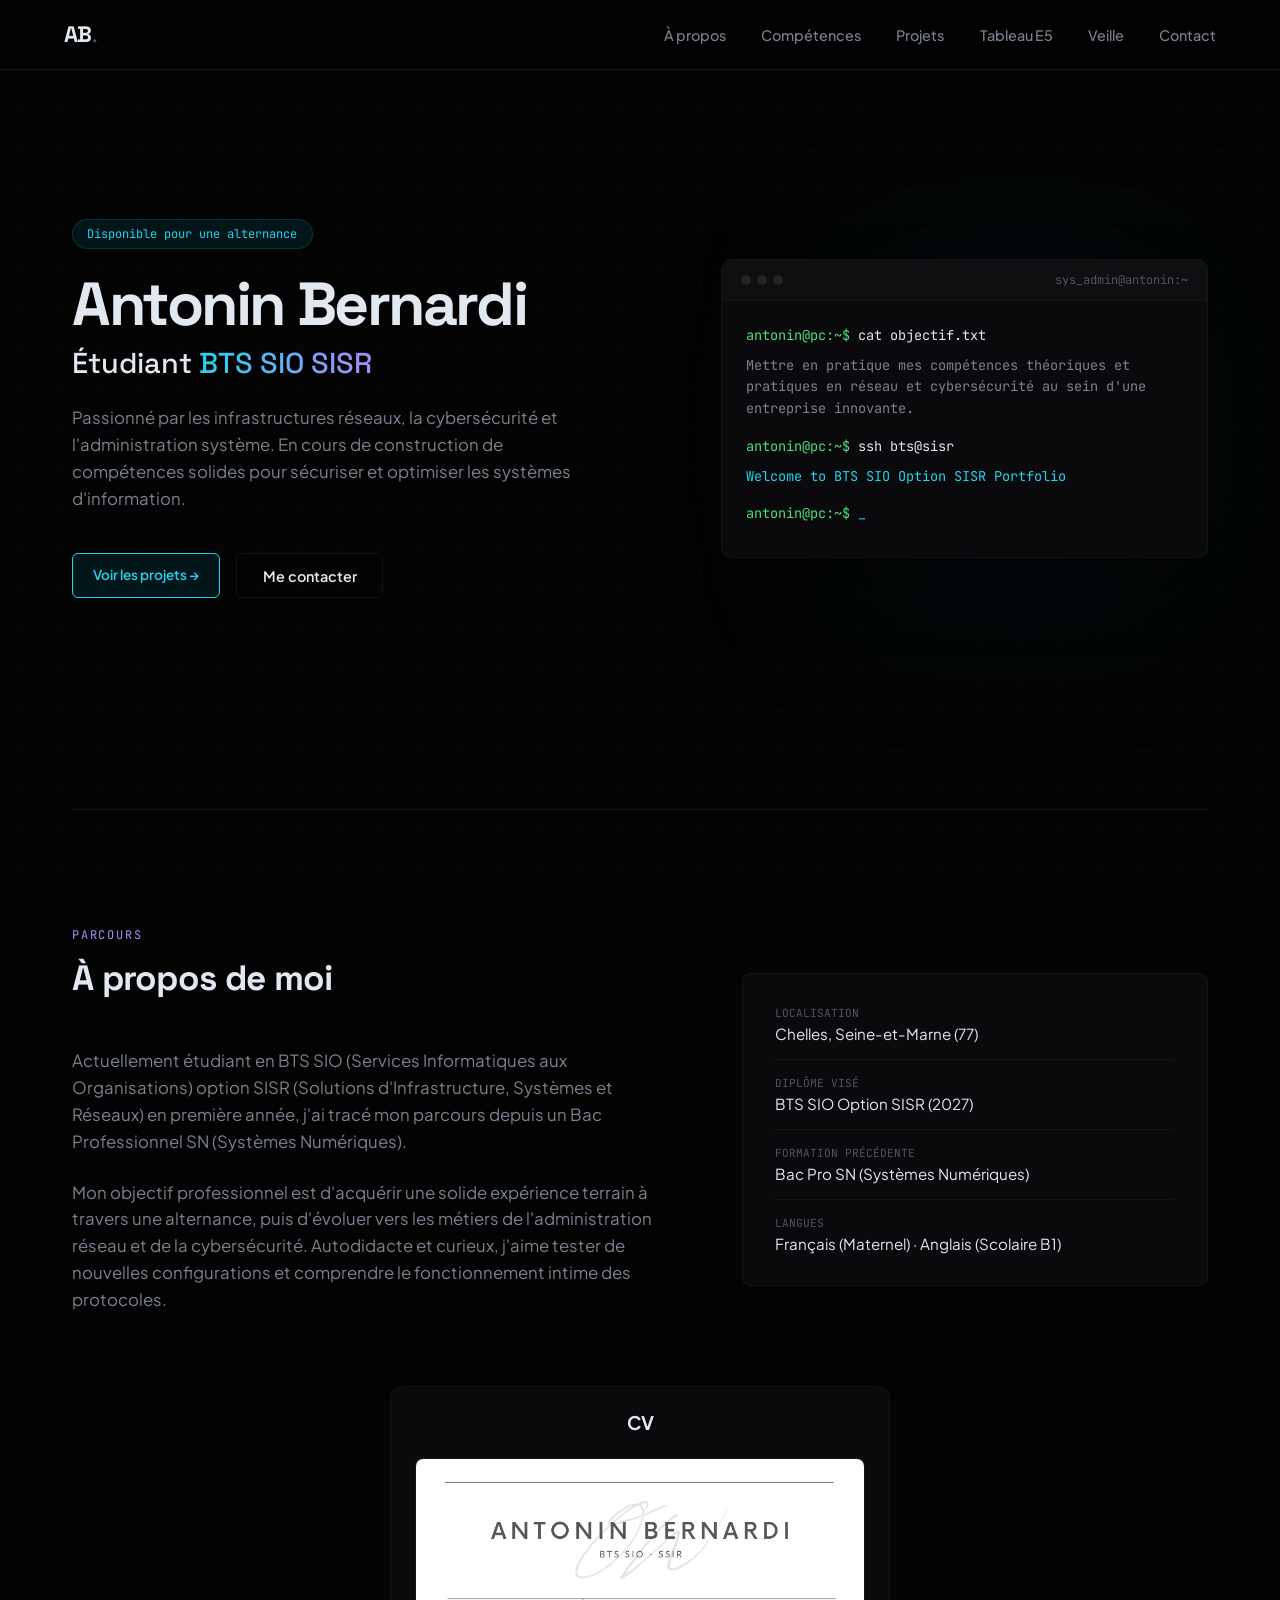
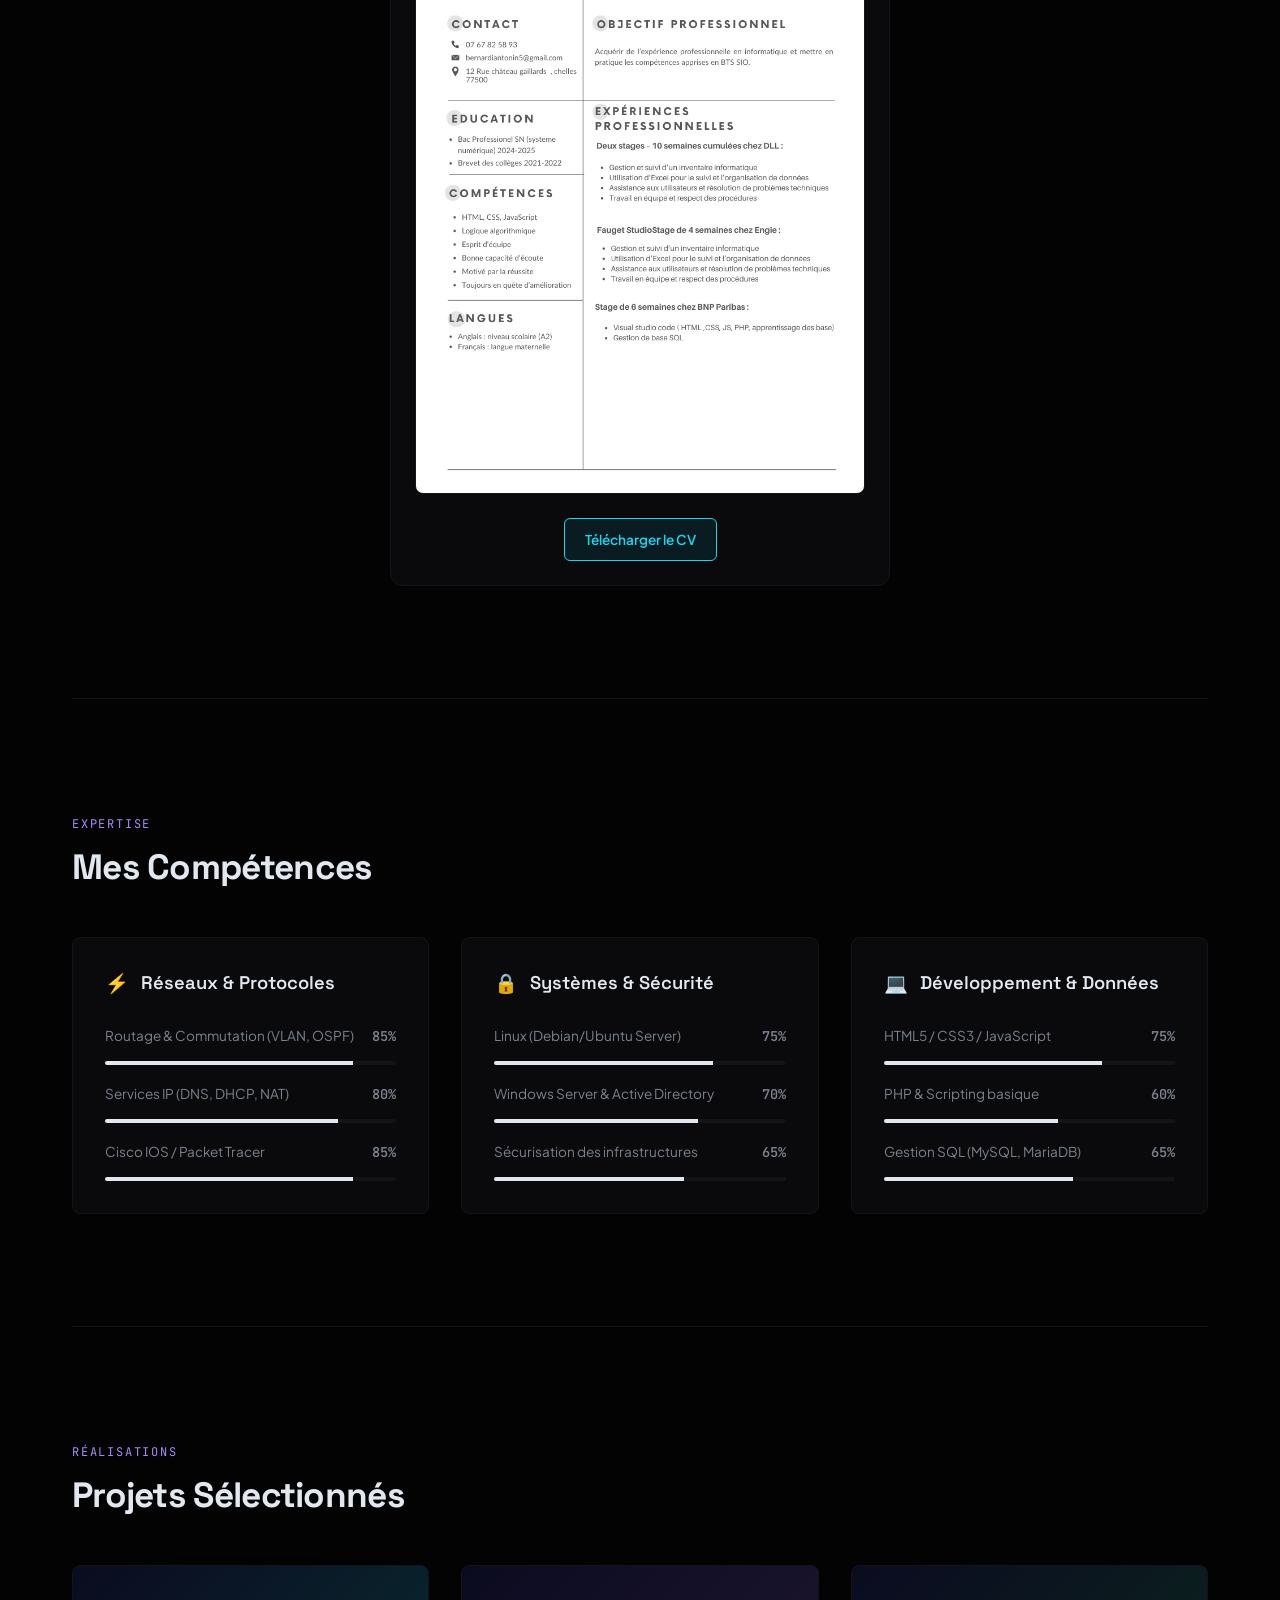
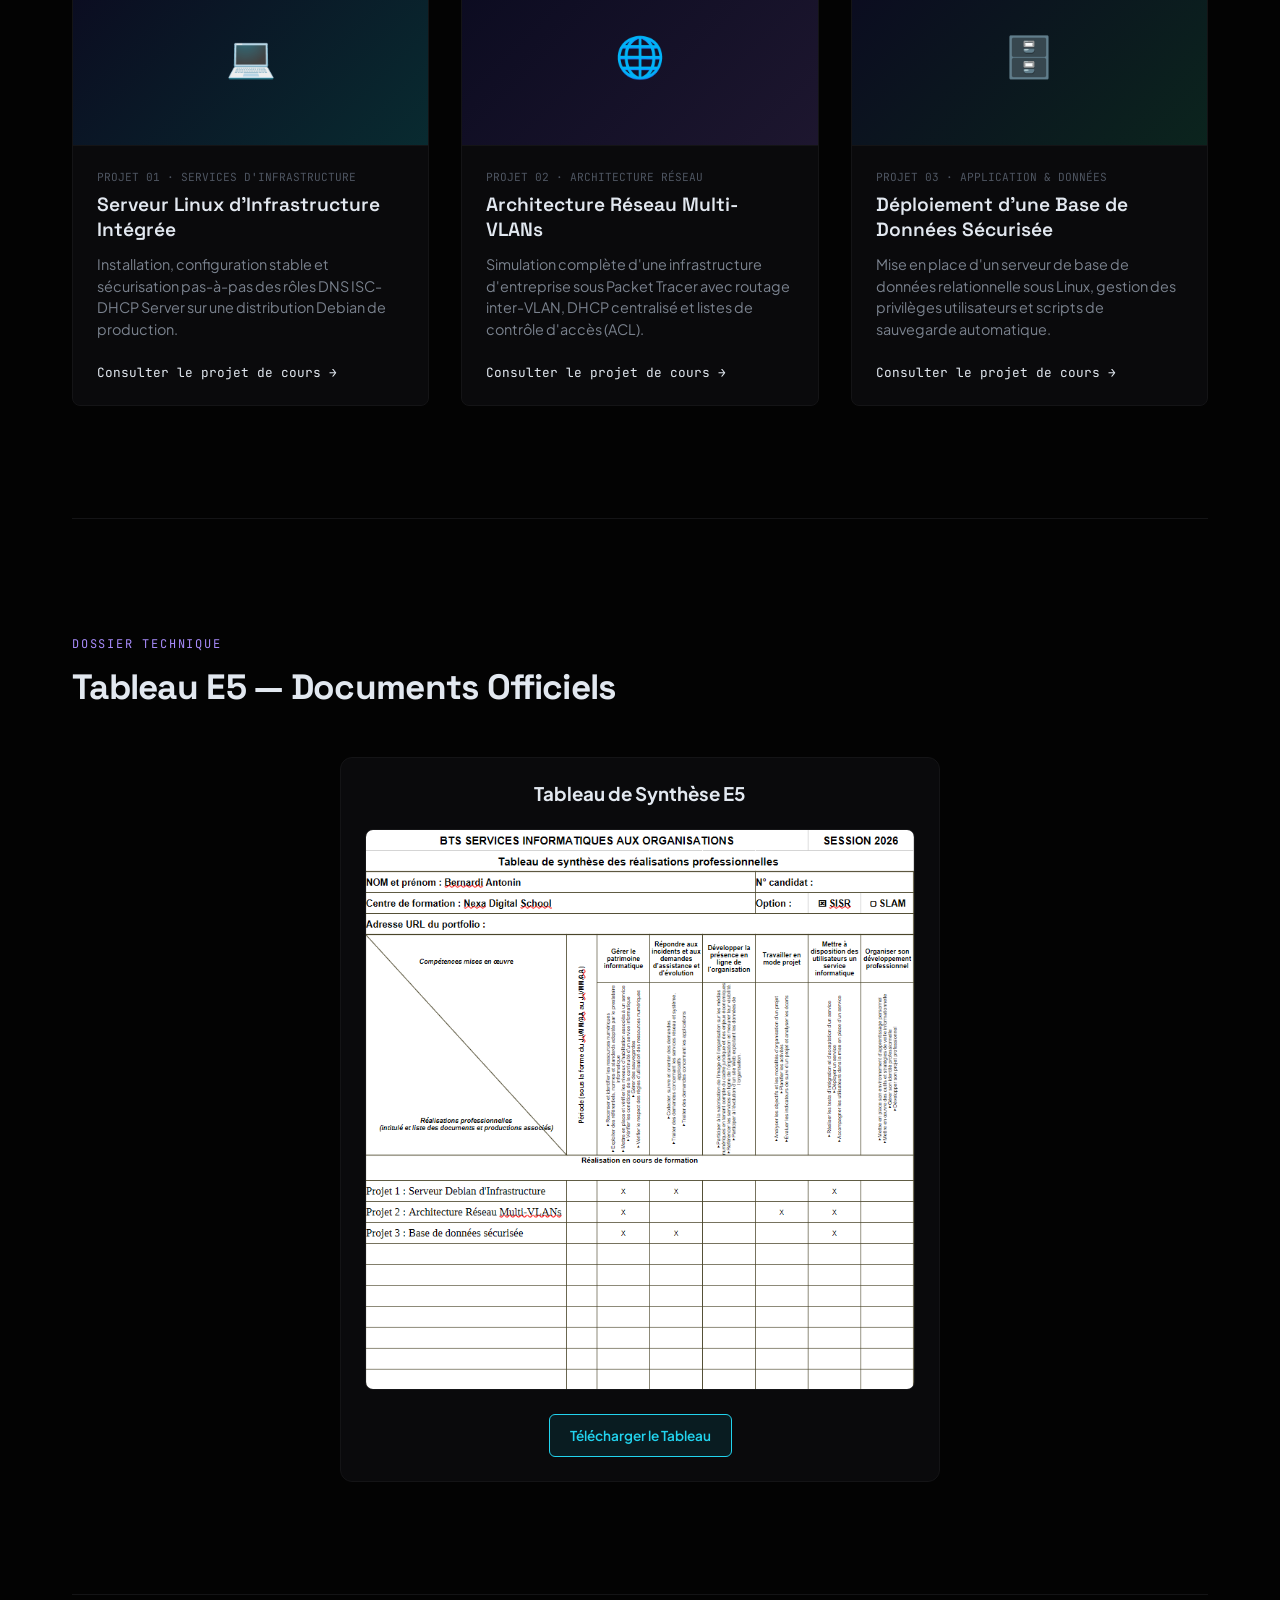
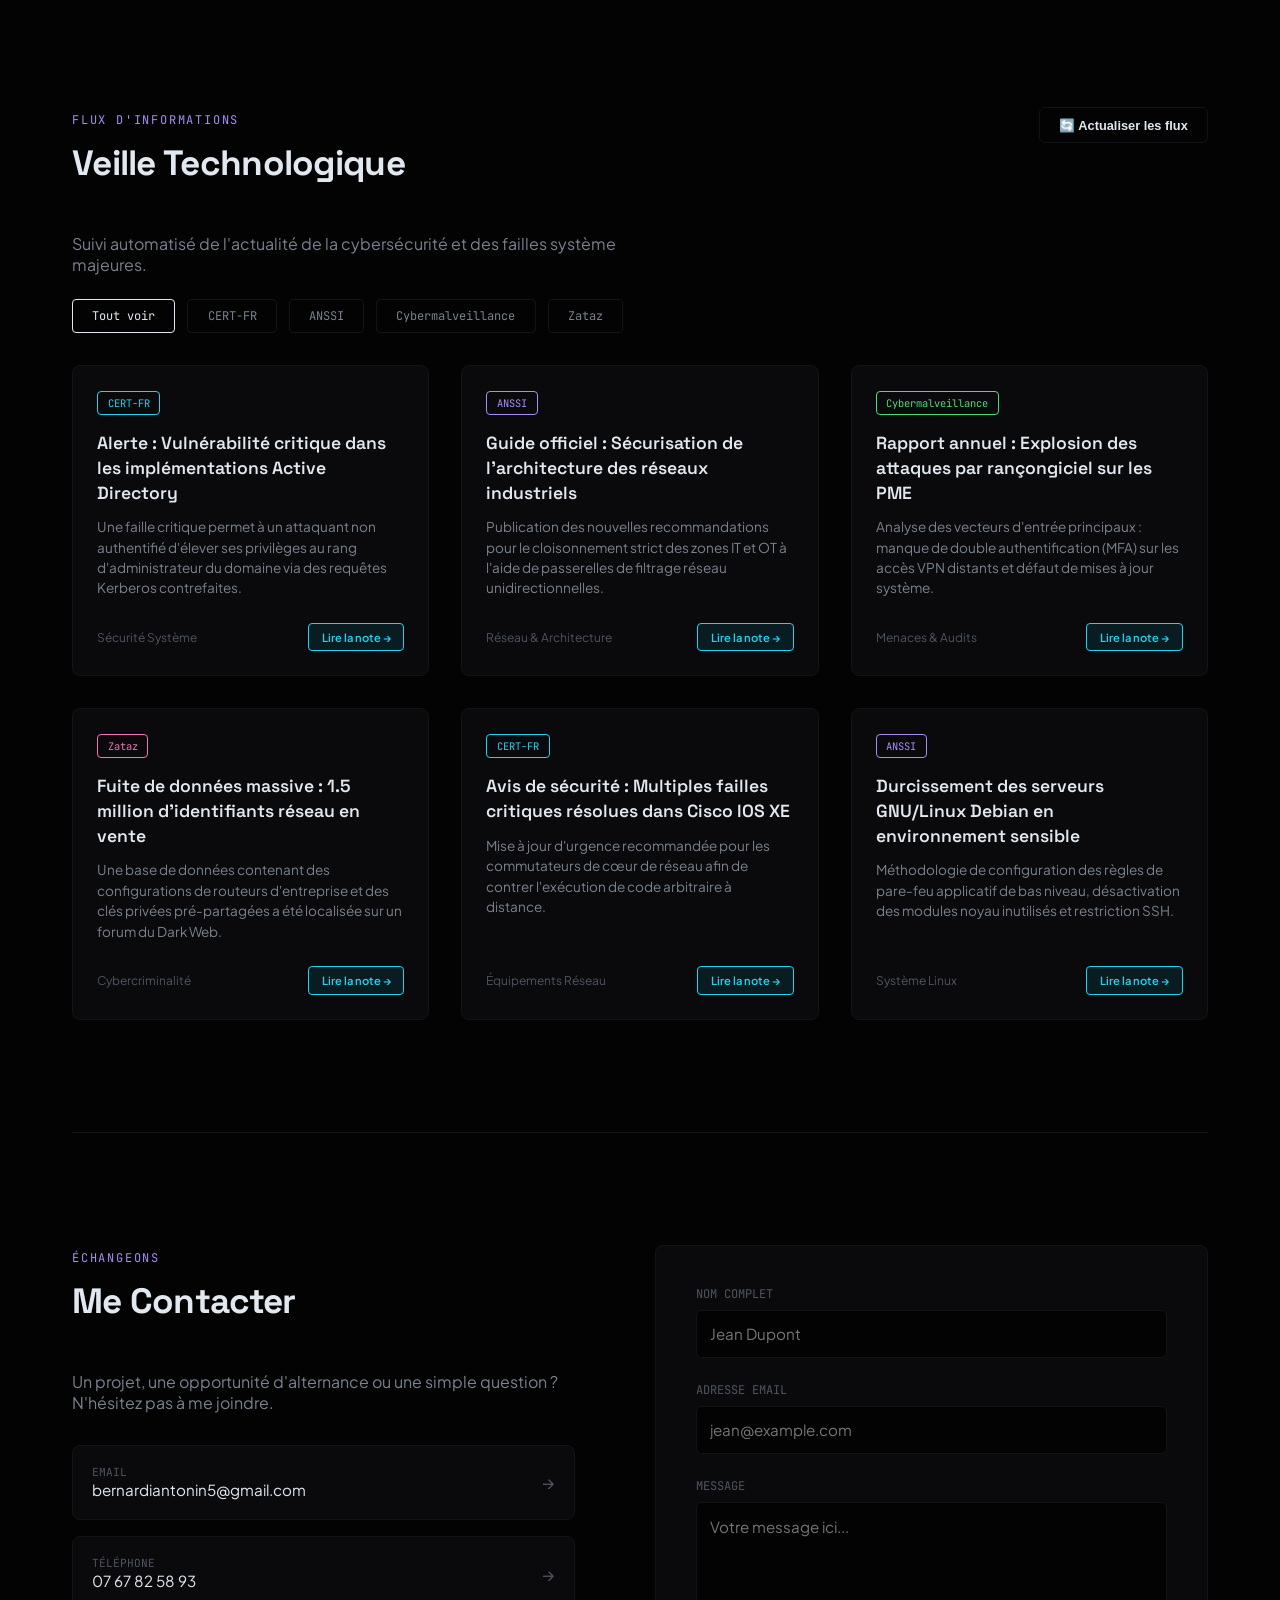
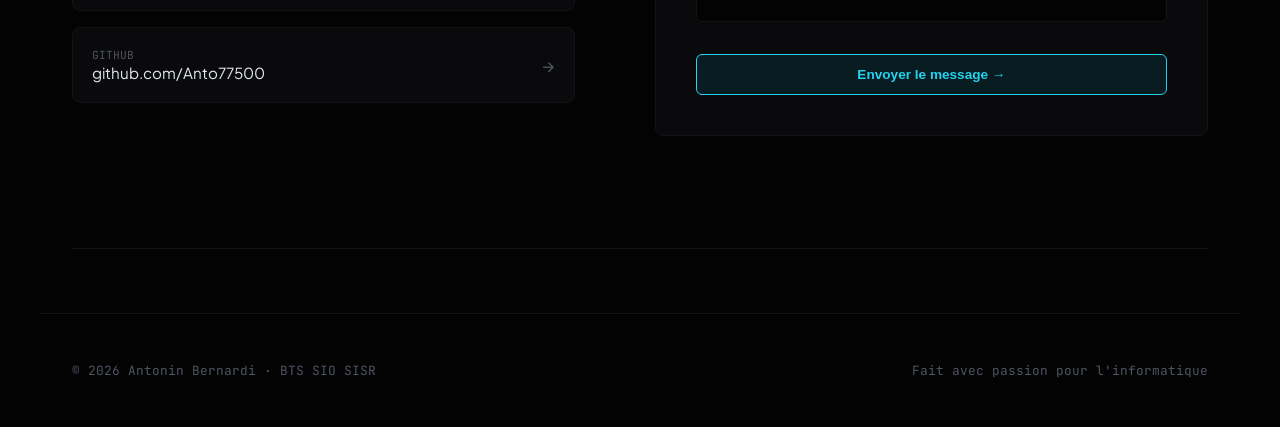
<file: index.html>
<!DOCTYPE html>
<html lang="fr">
<head>
  <meta charset="UTF-8" />
  <meta name="viewport" content="width=device-width, initial-scale=1.0" />
  <title>Antonin Bernardi — Portfolio BTS SIO SISR</title>
  <meta name="description" content="Portfolio d'Antonin Bernardi, étudiant BTS SIO SISR — Solutions d'infrastructure, réseaux, cybersécurité." />
  
  <link rel="preconnect" href="https://fonts.googleapis.com">
  <link rel="preconnect" href="https://fonts.gstatic.com" crossorigin>
  <link href="https://fonts.googleapis.com/css2?family=Space+Grotesk:wght@400;500;600;700&family=Plus+Jakarta+Sans:wght@400;500;600;700&family=JetBrains+Mono:wght@400;500&display=swap" rel="stylesheet">
  
  <link rel="stylesheet" href="css/style.css" />
</head>
<body>

  <div class="bg-mesh"><div class="bg-orb"></div></div>

  <nav>
    <a href="#hero" class="nav-logo">AB<span style="color:var(--text-muted);font-weight:400">.</span></a>
    <div class="nav-links">
      <a href="#about">À propos</a>
      <a href="#skills">Compétences</a>
      <a href="#projects">Projets</a>
      <a href="#Tableau-e5">Tableau E5</a>
      <a href="#veille">Veille</a>
      <a href="#contact">Contact</a>
    </div>
    <button class="nav-hamburger" aria-label="Menu">
      <span></span><span></span><span></span>
    </button>
  </nav>

  <main>
    <section id="hero">
      <div class="hero-left reveal">
        <div class="hero-badge">Disponible pour une alternance</div>
        <h1 class="hero-title">Antonin Bernardi</h1>
        <div class="hero-sub">Étudiant <span class="highlight">BTS SIO SISR</span></div>
        <p class="hero-desc">
          Passionné par les infrastructures réseaux, la cybersécurité et l'administration système. En cours de construction de compétences solides pour sécuriser et optimiser les systèmes d'information.
        </p>
        <div class="hero-actions">
          <a href="#projects" class="btn-primary">Voir les projets →</a>
          <a href="#contact" class="btn-secondary">Me contacter</a>
        </div>
      </div>
      
      <div class="hero-right reveal">
        <div class="hero-card">
          <div class="card-header">
            <span class="dot"></span><span class="dot"></span><span class="dot"></span>
            <span class="card-title">sys_admin@antonin:~</span>
          </div>
          <div class="card-body">
            <p class="code-ln"><span class="code-usr">antonin@pc:~$</span> cat objectif.txt</p>
            <p class="code-out">Mettre en pratique mes compétences théoriques et pratiques en réseau et cybersécurité au sein d'une entreprise innovante.</p>
            <p class="code-ln"><span class="code-usr">antonin@pc:~$</span> ssh bts@sisr</p>
            <p class="code-out" style="color:var(--cyan-txt)">Welcome to BTS SIO Option SISR Portfolio</p>
            <p class="code-ln"><span class="code-usr">antonin@pc:~$</span> <span class="cursor">_</span></p>
          </div>
        </div>
      </div>
    </section>

    <section id="about">
      <div class="section-container">
        <div class="about-inner">
          <div class="about-left reveal">
            <span class="section-tag">Parcours</span>
            <h2 class="section-title">À propos de moi</h2>
            <p class="about-text">
              Actuellement étudiant en BTS SIO (Services Informatiques aux Organisations) option SISR (Solutions d'Infrastructure, Systèmes et Réseaux) en première année, j'ai tracé mon parcours depuis un Bac Professionnel SN (Systèmes Numériques).
            </p>
            <p class="about-text">
              Mon objectif professionnel est d'acquérir une solide expérience terrain à travers une alternance, puis d'évoluer vers les métiers de l'administration réseau et de la cybersécurité. Autodidacte et curieux, j'aime tester de nouvelles configurations et comprendre le fonctionnement intime des protocoles.
            </p>
          </div>
          <div class="about-right reveal">
            <div class="info-box">
              <div class="info-item">
                <span class="info-lbl">Localisation</span>
                <span class="info-val">Chelles, Seine-et-Marne (77)</span>
              </div>
              <div class="info-item">
                <span class="info-lbl">Diplôme visé</span>
                <span class="info-val">BTS SIO Option SISR (2027)</span>
              </div>
              <div class="info-item">
                <span class="info-lbl">Formation Précédente</span>
                <span class="info-val">Bac Pro SN (Systèmes Numériques)</span>
              </div>
              <div class="info-item">
                <span class="info-lbl">Langues</span>
                <span class="info-val">Français (Maternel) · Anglais (Scolaire B1)</span>
              </div>
            </div>
          </div>
        </div>

        <div class="doc-viewer-grid" style="margin-top: 3rem; justify-content: center;">
          <div class="doc-box reveal" style="max-width: 500px; margin: 0 auto;">
            <h3>CV</h3>
            <div class="doc-preview">
              <a href="Image CV.png" target="_blank" title="Cliquez pour agrandir">
                <img src="Image CV.png" alt="Aperçu du CV" class="doc-img" />
              </a>
            </div>
            <!-- CORRECTION DU LIEN CV ICI -->
            <a href="Antonin Bernardi CV.pdf" download="Antonin_Bernardi_CV.pdf" class="btn-primary">Télécharger le CV</a>
          </div>
        </div>

      </div>
    </section>

    <section id="skills">
      <div class="section-container">
        <span class="section-tag">Expertise</span>
        <h2 class="section-title">Mes Compétences</h2>
        <div class="skills-grid">
          <div class="skill-card reveal">
            <div class="skill-header">
              <span class="skill-icon">⚡</span>
              <h3>Réseaux & Protocoles</h3>
            </div>
            <div class="skill-body">
              <div class="skill-item">
                <div class="skill-info"><span>Routage & Commutation (VLAN, OSPF)</span><span class="skill-pct">85%</span></div>
                <div class="skill-bar"><div class="skill-fill" style="width: 85%"></div></div>
              </div>
              <div class="skill-item">
                <div class="skill-info"><span>Services IP (DNS, DHCP, NAT)</span><span class="skill-pct">80%</span></div>
                <div class="skill-bar"><div class="skill-fill" style="width: 80%"></div></div>
              </div>
              <div class="skill-item">
                <div class="skill-info"><span>Cisco IOS / Packet Tracer</span><span class="skill-pct">85%</span></div>
                <div class="skill-bar"><div class="skill-fill" style="width: 85%"></div></div>
              </div>
            </div>
          </div>
          
          <div class="skill-card reveal">
            <div class="skill-header">
              <span class="skill-icon">🔒</span>
              <h3>Systèmes & Sécurité</h3>
            </div>
            <div class="skill-body">
              <div class="skill-item">
                <div class="skill-info"><span>Linux (Debian/Ubuntu Server)</span><span class="skill-pct">75%</span></div>
                <div class="skill-bar"><div class="skill-fill" style="width: 75%"></div></div>
              </div>
              <div class="skill-item">
                <div class="skill-info"><span>Windows Server & Active Directory</span><span class="skill-pct">70%</span></div>
                <div class="skill-bar"><div class="skill-fill" style="width: 70%"></div></div>
              </div>
              <div class="skill-item">
                <div class="skill-info"><span>Sécurisation des infrastructures</span><span class="skill-pct">65%</span></div>
                <div class="skill-bar"><div class="skill-fill" style="width: 65%"></div></div>
              </div>
            </div>
          </div>
          
          <div class="skill-card reveal">
            <div class="skill-header">
              <span class="skill-icon">💻</span>
              <h3>Développement & Données</h3>
            </div>
            <div class="skill-body">
              <div class="skill-item">
                <div class="skill-info"><span>HTML5 / CSS3 / JavaScript</span><span class="skill-pct">75%</span></div>
                <div class="skill-bar"><div class="skill-fill" style="width: 75%"></div></div>
              </div>
              <div class="skill-item">
                <div class="skill-info"><span>PHP & Scripting basique</span><span class="skill-pct">60%</span></div>
                <div class="skill-bar"><div class="skill-fill" style="width: 60%"></div></div>
              </div>
              <div class="skill-item">
                <div class="skill-info"><span>Gestion SQL (MySQL, MariaDB)</span><span class="skill-pct">65%</span></div>
                <div class="skill-bar"><div class="skill-fill" style="width: 65%"></div></div>
              </div>
            </div>
          </div>
        </div>
      </div>
    </section>

    <section id="projects">
      <div class="section-container">
        <span class="section-tag">Réalisations</span>
        <h2 class="section-title">Projets Sélectionnés</h2>
        <div class="projects-grid">
          
          <div class="project-card reveal">
            <div class="project-img-placeholder" style="background: linear-gradient(135deg, #0b0b20, rgba(0,229,255,0.15))">💻</div>
            <div class="project-content">
              <span class="project-meta">Projet 01 · Services d'Infrastructure</span>
              <h3 class="project-title">Serveur Linux d'Infrastructure Intégrée</h3>
              <p class="project-desc">Installation, configuration stable et sécurisation pas-à-pas des rôles DNS ISC-DHCP Server sur une distribution Debian de production.</p>
              <a href="pages/projet1.html" class="project-link">Consulter le projet de cours →</a>
            </div>
          </div>
          
          <div class="project-card reveal">
            <div class="project-img-placeholder" style="background: linear-gradient(135deg, #0b0b20, rgba(139,92,246,0.15))">🌐</div>
            <div class="project-content">
              <span class="project-meta">Projet 02 · Architecture Réseau</span>
              <h3 class="project-title">Architecture Réseau Multi-VLANs</h3>
              <p class="project-desc">Simulation complète d'une infrastructure d'entreprise sous Packet Tracer avec routage inter-VLAN, DHCP centralisé et listes de contrôle d'accès (ACL).</p>
              <a href="pages/projet2.html" class="project-link">Consulter le projet de cours →</a>
            </div>
          </div>
          
          <div class="project-card reveal">
            <div class="project-img-placeholder" style="background: linear-gradient(135deg, #0b0b20, rgba(16,185,129,0.15))">🗄️</div>
            <div class="project-content">
              <span class="project-meta">Projet 03 · Application & Données</span>
              <h3 class="project-title">Déploiement d'une Base de Données Sécurisée</h3>
              <p class="project-desc">Mise en place d'un serveur de base de données relationnelle sous Linux, gestion des privilèges utilisateurs et scripts de sauvegarde automatique.</p>
              <a href="pages/projet3.html" class="project-link">Consulter le projet de cours →</a>
            </div>
          </div>
          
        </div>
      </div>
    </section>

    <section id="Tableau-e5">
      <div class="section-container">
        <span class="section-tag">Dossier Technique</span>
        <h2 class="section-title">Tableau E5 — Documents Officiels</h2>
        
        <div class="doc-viewer-grid" style="display: flex; justify-content: center;">
          
          <div class="doc-box reveal" style="width: 100%; max-width: 600px;">
            <h3>Tableau de Synthèse E5</h3>
            <div class="doc-preview">
              <a href="Image Tableau de Synthése.png" target="_blank" title="Cliquez pour agrandir">
                <img src="Image Tableau de Synthése.png" alt="Aperçu du Tableau" class="doc-img" />
              </a>
            </div>
            <!-- CORRECTION DU LIEN TABLEAU ICI -->
            <a href="Tableau de Synthèse AB.xlsm" download="Tableau_Synthese_E5.xlsm" class="btn-primary">Télécharger le Tableau</a>
          </div>

        </div>
      </div>
    </section>

    <section id="veille">
      <div class="section-container">
        <div class="veille-header-row" style="display:flex; justify-content:space-between; align-items:flex-start; flex-wrap:wrap; gap:1rem;">
          <div>
            <span class="section-tag">Flux d'informations</span>
            <h2 class="section-title">Veille Technologique</h2>
            <p style="color:var(--text-main); margin-bottom:1.5rem; max-width:600px;">Suivi automatisé de l'actualité de la cybersécurité et des failles système majeures.</p>
          </div>
          <button id="refresh-veille" class="btn-secondary" style="padding:0.6rem 1.2rem; font-size:0.8rem; display:inline-flex; align-items:center; gap:0.5rem; cursor:pointer;">
            🔄 Actualiser les flux
          </button>
        </div>
        <div class="veille-filters">
          <button class="source-btn active" data-source="all">Tout voir</button>
          <button class="source-btn" data-source="certfr">CERT-FR</button>
          <button class="source-btn" data-source="anssi">ANSSI</button>
          <button class="source-btn" data-source="cyber">Cybermalveillance</button>
          <button class="source-btn" data-source="zk">Zataz</button>
        </div>
        <div class="veille-grid" id="veille-container">
        </div>
      </div>
    </section>

    <section id="contact">
      <div class="section-container contact-inner">
        <div class="reveal">
          <span class="section-tag">Échangeons</span>
          <h2 class="section-title">Me Contacter</h2>
          <p style="color:var(--text-main); margin-bottom: 2rem;">Un projet, une opportunité d'alternance ou une simple question ? N'hésitez pas à me joindre.</p>
          <div class="contact-links">
            <a href="mailto:bernardiantonin5@gmail.com" class="contact-link">
              <div class="contact-link-left"><span class="contact-link-lbl">Email</span><span class="contact-link-val">bernardiantonin5@gmail.com</span></div>
              <span class="contact-link-arrow">→</span>
            </a>
            <a href="tel:0767825893" class="contact-link">
              <div class="contact-link-left"><span class="contact-link-lbl">Téléphone</span><span class="contact-link-val">07 67 82 58 93</span></div>
              <span class="contact-link-arrow">→</span>
            </a>
            <a href="https://github.com/Anto77500" target="_blank" class="contact-link">
              <div class="contact-link-left"><span class="contact-link-lbl">GitHub</span><span class="contact-link-val">github.com/Anto77500</span></div>
              <span class="contact-link-arrow">→</span>
            </a>
          </div>
        </div>

        <div class="reveal">
          <form class="contact-form" onsubmit="event.preventDefault(); alert('Message simulé avec succès !');">
            <div class="form-group">
              <label class="form-label" for="name">Nom complet</label>
              <input class="form-input" type="text" id="name" placeholder="Jean Dupont" required />
            </div>
            <div class="form-group">
              <label class="form-label" for="email">Adresse Email</label>
              <input class="form-input" type="email" id="email" placeholder="jean@example.com" required />
            </div>
            <div class="form-group">
              <label class="form-label" for="message">Message</label>
              <textarea class="form-textarea" id="message" placeholder="Votre message ici..." required></textarea>
            </div>
            <button type="submit" class="btn-primary form-submit">Envoyer le message →</button>
          </form>
        </div>
      </div>
    </section>
  </main>

  <footer>
    <span>© 2026 Antonin Bernardi · BTS SIO SISR</span>
    <span>Fait avec passion pour l'informatique</span>
  </footer>

  <script src="js/main.js"></script>
</body>
</html>
</file>
<file: css/style.css>
:root {
    --bg: #030303;
    --surface: #0a0a0c;
    --border: #141416;
    --text-main: #7a828e;
    --text-bright: #e2e8f0;
    --text-muted: #4e5561;
    --cyan-bg: rgba(6, 182, 212, 0.10);
    --cyan-txt: #22d3ee;
    --violet-bg: rgba(139, 92, 246, 0.10);
    --violet-txt: #a78bfa;
    --green-bg: rgba(34, 197, 94, 0.10);
    --green-txt: #4ade80;
    --pink-bg: rgba(236, 72, 153, 0.10);
    --pink-txt: #f472b6;
}

* {
    margin: 0;
    padding: 0;
    box-sizing: border-box;
}

html {
    scroll-behavior: smooth;
    background-color: var(--bg);
    color: var(--text-bright);
    font-family: 'Plus Jakarta Sans', sans-serif;
    -webkit-font-smoothing: antialiased;
}

body {
    overflow-x: hidden;
    position: relative;
}

/* ── FOND DE MAILLE HYBRIDE GRAPHISME AVANCÉ ── */
.bg-mesh {
    position: fixed;
    top: 0;
    left: 0;
    width: 100vw;
    height: 100vh;
    z-index: -2;
    background-image: linear-gradient(rgba(255, 255, 255, 0.015) 1px, transparent 1px), linear-gradient(90deg, rgba(255, 255, 255, 0.015) 1px, transparent 1px);
    background-size: 40px 40px;
    background-position: center center;
}

.bg-orb {
    position: absolute;
    top: 20%;
    left: 60%;
    width: 500px;
    height: 500px;
    background: radial-gradient(circle, rgba(139, 92, 246, 0.08) 0%, rgba(6, 182, 212, 0.03) 50%, transparent 100%);
    filter: blur(60px);
    z-index: -1;
    pointer-events: none;
}

/* ── BARRE DE NAVIGATION (FIXE ULTRA CLEAN) ── */
nav {
    position: fixed;
    top: 0;
    left: 0;
    width: 100%;
    height: 70px;
    background: rgba(3, 3, 3, 0.75);
    backdrop-filter: blur(12px);
    -webkit-backdrop-filter: blur(12px);
    border-bottom: 1px solid var(--border);
    display: flex;
    justify-content: space-between;
    align-items: center;
    padding: 0 4rem;
    z-index: 100;
}

.nav-logo {
    font-family: 'Space Grotesk', sans-serif;
    font-weight: 700;
    font-size: 1.4rem;
    color: var(--text-bright);
    text-decoration: none;
    letter-spacing: -0.03em;
}

.nav-links {
    display: flex;
    gap: 2.2rem;
}

    .nav-links a {
        color: var(--text-main);
        text-decoration: none;
        font-size: 0.9rem;
        font-weight: 500;
        transition: color 0.25s ease;
    }

        .nav-links a:hover {
            color: var(--text-bright);
        }

.nav-hamburger {
    display: none;
    flex-direction: column;
    gap: 5px;
    background: none;
    border: none;
    cursor: pointer;
}

    .nav-hamburger span {
        width: 22px;
        height: 2px;
        background: var(--text-bright);
        transition: 0.3s;
    }

/* ── CONTENEURS DU CONTENU GLOBAL ── */
main {
    max-width: 1200px;
    margin: 0 auto;
    padding: 0 2rem;
}

section {
    padding: 7rem 0;
    border-bottom: 1px solid var(--border);
}

.section-container {
    width: 100%;
}

.section-tag {
    font-family: 'JetBrains Mono', monospace;
    font-size: 0.75rem;
    color: var(--violet-txt);
    text-transform: uppercase;
    letter-spacing: 0.15em;
    display: inline-block;
    margin-bottom: 0.75rem;
}

.section-title {
    font-family: 'Space Grotesk', sans-serif;
    font-size: 2.2rem;
    font-weight: 700;
    letter-spacing: -0.02em;
    margin-bottom: 3rem;
}

/* ── MODULE HERO DE PRÉSENTATION ── */
#hero {
    min-height: 90vh;
    display: grid;
    grid-template-columns: 1.2fr 1fr;
    align-items: center;
    gap: 4rem;
    padding-top: 120px;
}

.hero-badge {
    display: inline-flex;
    background: var(--cyan-bg);
    color: var(--cyan-txt);
    font-family: 'JetBrains Mono', monospace;
    font-size: 0.75rem;
    padding: 0.4rem 0.9rem;
    border-radius: 20px;
    border: 1px solid rgba(6, 182, 212, 0.2);
    margin-bottom: 1.5rem;
}

.hero-title {
    font-family: 'Space Grotesk', sans-serif;
    font-size: 3.8rem;
    font-weight: 700;
    line-height: 1.05;
    letter-spacing: -0.04em;
    margin-bottom: 0.5rem;
}

.hero-sub {
    font-family: 'Space Grotesk', sans-serif;
    font-size: 1.8rem;
    color: var(--text-bright);
    font-weight: 500;
    margin-bottom: 1.5rem;
}

    .hero-sub .highlight {
        color: transparent;
        -webkit-text-fill-color: transparent;
        background: linear-gradient(90deg, var(--cyan-txt), var(--violet-txt));
        -webkit-background-clip: text;
        background-clip: text;
    }

.hero-desc {
    color: var(--text-main);
    font-size: 1.05rem;
    line-height: 1.6;
    margin-bottom: 2.5rem;
    max-width: 520px;
}

.hero-actions {
    display: flex;
    gap: 1rem;
}

.btn-primary {
    background: var(--text-bright);
    color: var(--bg);
    padding: 0.8rem 1.6rem;
    border-radius: 6px;
    text-decoration: none;
    font-size: 0.9rem;
    font-weight: 600;
    border: 1px solid var(--text-bright);
    transition: all 0.25s ease;
}

    .btn-primary:hover {
        background: transparent;
        color: var(--text-bright);
    }

.btn-secondary {
    background: transparent;
    color: var(--text-bright);
    padding: 0.8rem 1.6rem;
    border-radius: 6px;
    text-decoration: none;
    font-size: 0.9rem;
    font-weight: 600;
    border: 1px solid var(--border);
    transition: background 0.25s, border-color 0.25s;
}

    .btn-secondary:hover {
        border-color: var(--text-main);
        background: rgba(255, 255, 255, 0.02);
    }

/* CARTE CONSOLE LINUX */
.hero-card {
    background: var(--surface);
    border: 1px solid var(--border);
    border-radius: 10px;
    box-shadow: 0 30px 60px rgba(0, 0, 0, 0.4);
    overflow: hidden;
}

.card-header {
    background: #0f0f12;
    padding: 0.75rem 1.2rem;
    border-bottom: 1px solid var(--border);
    display: flex;
    align-items: center;
    gap: 6px;
}

    .card-header .dot {
        width: 10px;
        height: 10px;
        border-radius: 50%;
        background: #242427;
    }

.card-title {
    font-family: 'JetBrains Mono', monospace;
    font-size: 0.75rem;
    color: var(--text-muted);
    margin-left: auto;
}

.card-body {
    padding: 1.5rem;
    font-family: 'JetBrains Mono', monospace;
    font-size: 0.85rem;
    line-height: 1.6;
}

.code-ln {
    color: var(--text-bright);
    margin-bottom: 0.5rem;
}

.code-usr {
    color: var(--green-txt);
}

.code-out {
    color: var(--text-main);
    margin-bottom: 1rem;
}

.cursor {
    animation: blink 1s infinite;
    color: var(--cyan-txt);
}

@keyframes blink {
    50% {
        opacity: 0;
    }
}

/* ── PARCOURS À PROPOS ── */
.about-inner {
    display: grid;
    grid-template-columns: 1.3fr 1fr;
    gap: 4rem;
    align-items: center;
}

.about-text {
    color: var(--text-main);
    font-size: 1.05rem;
    line-height: 1.6;
    margin-bottom: 1.5rem;
}

.info-box {
    background: var(--surface);
    border: 1px solid var(--border);
    border-radius: 8px;
    padding: 2rem;
}

.info-item {
    display: flex;
    flex-direction: column;
    padding-bottom: 1rem;
    margin-bottom: 1rem;
    border-bottom: 1px solid var(--border);
}

    .info-item:last-child {
        border-bottom: none;
        margin-bottom: 0;
        padding-bottom: 0;
    }

.info-lbl {
    font-family: 'JetBrains Mono', monospace;
    font-size: 0.7rem;
    color: var(--text-muted);
    text-transform: uppercase;
}

.info-val {
    font-size: 0.95rem;
    color: var(--text-bright);
    margin-top: 0.25rem;
}

/* ── GRILLE DES COMPÉTENCES TECHNIQUES ── */
.skills-grid {
    display: grid;
    grid-template-columns: repeat(3, 1fr);
    gap: 2rem;
}

.skill-card {
    background: var(--surface);
    border: 1px solid var(--border);
    border-radius: 8px;
    padding: 2rem;
}

.skill-header {
    display: flex;
    align-items: center;
    gap: 0.75rem;
    margin-bottom: 2rem;
}

.skill-icon {
    font-size: 1.2rem;
}

.skill-header h3 {
    font-family: 'Space Grotesk', sans-serif;
    font-size: 1.15rem;
    font-weight: 600;
}

.skill-item {
    margin-bottom: 1.25rem;
}


.skill-info {
    display: flex;
    justify-content: space-between;
    align-items: center;
    width: 100%;
    margin-bottom: 0.5rem;
}

.skill-pct {
    font-family: 'JetBrains Mono', monospace;
    font-size: 0.85rem;
    color: var(--text-bright);
    font-weight: 600;
}

    .skill-item:last-child {
        margin-bottom: 0;
    }

    .skill-item span {
        font-size: 0.85rem;
        color: var(--text-main);
        display: block;
        margin-bottom: 0.5rem;
    }

.skill-bar {
    width: 100%;
    height: 4px;
    background: var(--border);
    border-radius: 2px;
    overflow: hidden;
}

.skill-fill {
    height: 100%;
    background: var(--text-bright);
    width: 0%;
    transition: width 1s cubic-bezier(0.16, 1, 0.3, 1);
}

/* ── GRILLE DE PRÉSENTATION DES PROJETS ── */
.projects-grid {
    display: grid;
    grid-template-columns: repeat(3, 1fr);
    gap: 2rem;
}

.project-card {
    background: var(--surface);
    border: 1px solid var(--border);
    border-radius: 8px;
    overflow: hidden;
    display: flex;
    flex-direction: column;
}

.project-img-placeholder {
    width: 100%;
    height: 180px;
    display: flex;
    align-items: center;
    justify-content: center;
    font-size: 2.5rem;
    border-bottom: 1px solid var(--border);
}

.project-content {
    padding: 1.5rem;
    display: flex;
    flex-direction: column;
    flex-grow: 1;
}

.project-meta {
    font-family: 'JetBrains Mono', monospace;
    font-size: 0.7rem;
    color: var(--text-muted);
    text-transform: uppercase;
    margin-bottom: 0.5rem;
}

.project-title {
    font-family: 'Space Grotesk', sans-serif;
    font-size: 1.2rem;
    font-weight: 600;
    margin-bottom: 0.75rem;
}

.project-desc {
    color: var(--text-main);
    font-size: 0.9rem;
    line-height: 1.5;
    margin-bottom: 1.5rem;
}

.project-link {
    font-family: 'JetBrains Mono', monospace;
    font-size: 0.8rem;
    color: var(--text-bright);
    text-decoration: none;
    margin-top: auto;
}

/* ── EXAMENS ET PREUVE E5 ── */
.doc-viewer-grid {
    display: grid;
    grid-template-columns: 1fr 1fr;
    gap: 4rem;
    align-items: center;
}

.doc-info h3 {
    font-family: 'Space Grotesk', sans-serif;
    font-size: 1.4rem;
    margin-bottom: 1rem;
}

.doc-info p {
    color: var(--text-main);
    line-height: 1.6;
    margin-bottom: 2rem;
}

.cv-preview-img {
    width: 100%;
    max-width: 400px;
    border-radius: 6px;
    border: 1px solid var(--border);
    box-shadow: 0 15px 35px rgba(0,0,0,0.3);
    display: block;
    margin: 0 auto;
}

/* ── MODULE VEILLE TECHNOLOGIQUE AUTOMATIQUE ── */
.veille-filters {
    display: flex;
    gap: 0.75rem;
    margin-bottom: 2rem;
}

.source-btn {
    background: transparent;
    border: 1px solid var(--border);
    color: var(--text-main);
    padding: 0.5rem 1.2rem;
    border-radius: 4px;
    font-family: 'JetBrains Mono', monospace;
    font-size: 0.75rem;
    cursor: pointer;
    transition: all 0.2s;
}

    .source-btn:hover, .source-btn.active {
        border-color: var(--text-bright);
        color: var(--text-bright);
    }

.veille-grid {
    display: grid;
    grid-template-columns: repeat(3, 1fr);
    gap: 2rem;
}

.veille-card {
    background: var(--surface);
    border: 1px solid var(--border);
    border-radius: 8px;
    padding: 1.5rem;
    display: flex;
    flex-direction: column;
    justify-content: space-between;
}

.veille-source-tag {
    font-family: 'JetBrains Mono', monospace;
    font-size: 0.65rem;
    padding: 0.25rem 0.6rem;
    border-radius: 4px;
    border: 1px solid transparent;
    display: inline-block;
    margin-bottom: 1rem;
}

.veille-title {
    font-family: 'Space Grotesk', sans-serif;
    font-size: 1.1rem;
    font-weight: 600;
    margin-bottom: 0.75rem;
    line-height: 1.4;
}

    .veille-title a {
        color: var(--text-bright);
        text-decoration: none;
    }

.veille-desc {
    color: var(--text-main);
    font-size: 0.85rem;
    line-height: 1.5;
}

/* ── FORMULAIRE DE CONTACT ── */
.contact-inner {
    display: grid;
    grid-template-columns: 1fr 1.1fr;
    gap: 5rem;
}

.contact-links {
    display: flex;
    flex-direction: column;
    gap: 1rem;
}

.contact-link {
    background: var(--surface);
    border: 1px solid var(--border);
    border-radius: 8px;
    padding: 1.2rem;
    display: flex;
    align-items: center;
    justify-content: space-between;
    text-decoration: none;
    transition: border-color 0.25s;
}

    .contact-link:hover {
        border-color: var(--text-muted);
    }

.contact-link-lbl {
    font-family: 'JetBrains Mono', monospace;
    font-size: 0.7rem;
    color: var(--text-muted);
    text-transform: uppercase;
    display: block;
}

.contact-link-val {
    font-size: 0.95rem;
    color: var(--text-bright);
    margin-top: 0.25rem;
}

.contact-link-arrow {
    color: var(--text-muted);
    font-size: 1.1rem;
}

.contact-form {
    background: var(--surface);
    border: 1px solid var(--border);
    border-radius: 8px;
    padding: 2.5rem;
    display: flex;
    flex-direction: column;
    gap: 1.5rem;
}

.form-group {
    display: flex;
    flex-direction: column;
    gap: 0.5rem;
}

.form-label {
    font-family: 'JetBrains Mono', monospace;
    font-size: 0.75rem;
    color: var(--text-muted);
    text-transform: uppercase;
}

.form-input, .form-textarea {
    background: #030303;
    border: 1px solid var(--border);
    padding: 0.85rem;
    border-radius: 6px;
    color: var(--text-bright);
    font-family: inherit;
    font-size: 0.95rem;
    transition: border-color 0.2s;
}

.form-textarea {
    height: 120px;
    resize: none;
}

    .form-input:focus, .form-textarea:focus {
        outline: none;
        border-color: var(--text-muted);
    }

.form-submit {
    cursor: pointer;
    margin-top: 0.5rem;
}

/* ── BAS DE PAGE (FOOTER) ── */
footer {
    max-width: 1200px;
    margin: 4rem auto 0;
    padding: 3rem 2rem;
    border-top: 1px solid var(--border);
    display: flex;
    justify-content: space-between;
    font-family: 'JetBrains Mono', monospace;
    font-size: 0.8rem;
    color: var(--text-muted);
}

/* ── ANIMATIONS DE REVEAL (Gérées par le JS d'origine) ── */
.reveal {
    opacity: 0;
    transform: translateY(20px);
    transition: opacity 0.6s cubic-bezier(0.16, 1, 0.3, 1), transform 0.6s cubic-bezier(0.16, 1, 0.3, 1);
}

    .reveal.visible {
        opacity: 1;
        transform: none;
    }

.skill-fill.animated {
    /* Déclenché par JS */
}

/* ── RESPONSIVE ── */
@media (max-width: 1024px) {
    #hero {
        grid-template-columns: 1fr;
        text-align: center;
        justify-items: center;
        padding-top: 7rem;
    }

    .hero-desc {
        margin: 0 auto 2.5rem;
    }

    .hero-actions {
        justify-content: center;
    }

    .hero-card {
        display: none;
    }

    .about-inner, .doc-viewer-grid, .contact-inner {
        grid-template-columns: 1fr;
        gap: 3rem;
    }

    .skills-grid, .projects-grid, .veille-grid {
        grid-template-columns: repeat(2, 1fr);
        gap: 1.5rem;
    }
}

@media (max-width: 768px) {
    nav {
        padding: 0 1.5rem;
    }

    .nav-links {
        display: none;
        flex-direction: column;
        position: absolute;
        top: 70px;
        left: 0;
        width: 100%;
        background: var(--bg);
        border-bottom: 1px solid var(--border);
        padding: 2rem;
        gap: 1.5rem;
    }

        .nav-links.open {
            display: flex;
        }

    .nav-hamburger {
        display: flex;
    }

    .skills-grid, .projects-grid, .veille-grid {
        grid-template-columns: 1fr;
    }

    footer {
        flex-direction: column;
        gap: 1rem;
        text-align: center;
    }
}

/* ── GRILLE E5 (CV + TABLEAU) ── */
.doc-viewer-grid {
    display: grid;
    grid-template-columns: repeat(auto-fit, minmax(300px, 1fr));
    gap: 2rem;
    margin-top: 2rem;
}

.doc-box {
    background: var(--surface);
    border: 1px solid var(--border);
    border-radius: 12px;
    padding: 1.5rem;
    text-align: center;
    transition: transform 0.3s ease;
}

.doc-preview {
    margin: 1.5rem 0;
    border: 1px solid rgba(255, 255, 255, 0.05);
    border-radius: 8px;
    overflow: hidden;
    cursor: zoom-in;
}

.doc-img {
    width: 100%;
    height: auto;
    display: block;
    transition: transform 0.3s ease;
}

.doc-preview:hover .doc-img {
    transform: scale(1.05);
}

.btn-primary {
    display: inline-block;
    padding: 0.75rem 1.25rem;
    background: var(--cyan-bg);
    color: var(--cyan-txt);
    border: 1px solid var(--cyan-txt);
    border-radius: 6px;
    text-decoration: none;
    font-size: 0.85rem;
    font-weight: 600;
    transition: all 0.2s;
}

    .btn-primary:hover {
        background: var(--cyan-txt);
        color: var(--bg);
    }
</file>
